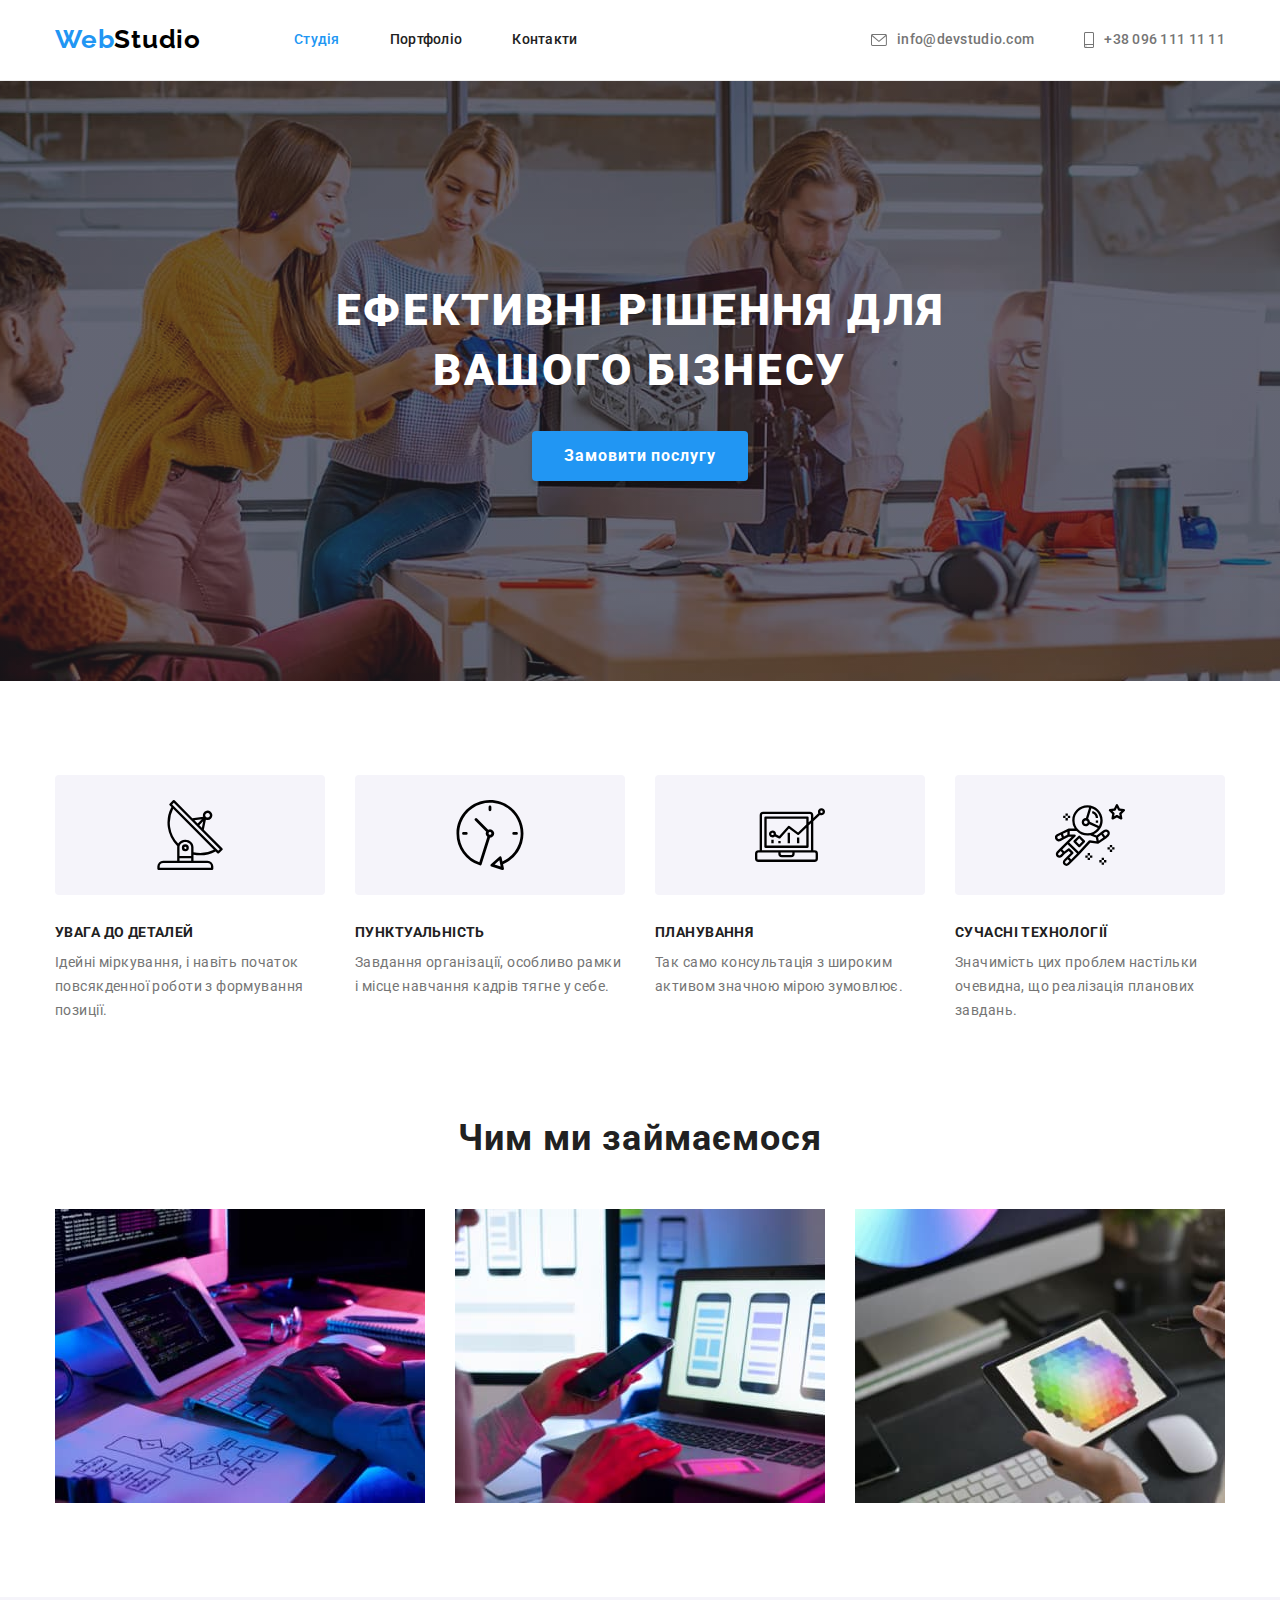
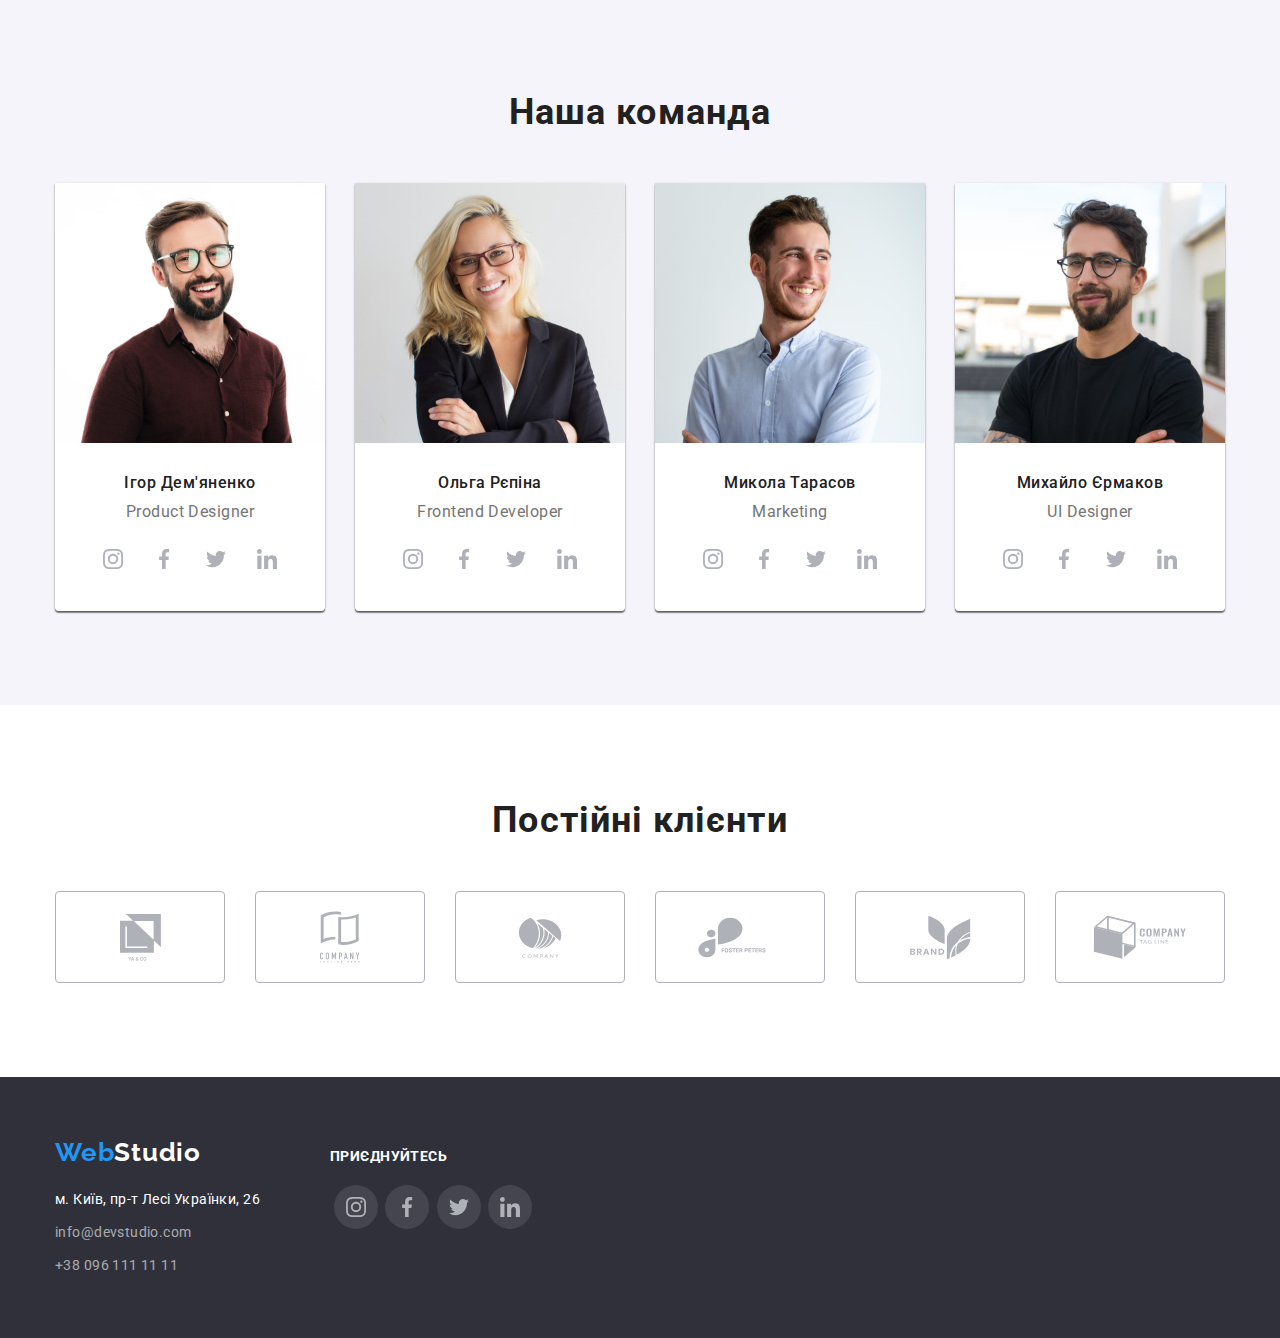
<file: index.html>
<!DOCTYPE html>
<html lang="uk">
<head>
    <meta charset="UTF-8">
    <meta http-equiv="X-UA-Compatible" content="IE=edge">
    <meta name="viewport" content="width=device-width, initial-scale=1.0">
    <title>WebStudio</title>
    <link
        href="https://cdnjs.cloudflare.com/ajax/libs/modern-normalize/1.1.0/modern-normalize.min.css"
        rel="stylesheet"
    >
    <link 
        href="https://fonts.googleapis.com/css2?family=Raleway:wght@700&family=Roboto:wght@400;500;700;900&display=swap"
        rel="stylesheet"
    >
    <link rel="stylesheet" href="./css/styles.css">
</head>
<body class="page">
    <!-- Шапка сайту-->
    <header class="header">
        <div class="container">
            <nav class="site-nav">
                <a href="./index.html" class="logo">
                    <span class="accent">Web</span>Studio
                </a>
                <ul class="site-nav-list">
                    <li class="item"><a href="./index.html" class="link current">Студія</a></li>
                    <li class="item"><a href="./portfolio.html" class="link">Портфоліо</a></li>
                    <li class="item"><a href="" class="link">Контакти</a></li>
                </ul>
            </nav>

            <ul class="contacts-list">
                <li class="item">
                
                    <a href="mailto:info@devstudio.com"  class="contact-list email">
                        <div class="contact-container">
                            <svg class="icon" width="16" height="12">
                                <use href="./images/icons.svg#icon-envelope"></use>
                            </svg>
                        info@devstudio.com
                        </div>
                    </a> 
                </li>

                <li class="item">
                        <a href="tel:+380961111111" class="contact-list tel">
                            <div class="contact-container">
                                <svg class="icon" width="10" height="16">
                                    <use href="./images/icons.svg#icon-smartphone"></use>
                                </svg>
                                +38 096 111 11 11
                            </div>
                        </a>           
                </li>
            </ul> 
        </div>
    </header>

    <!-- Унікальна інформація -->
    <main>
            <!-- Герой -->
    <section class="hero">
        <h1 class="hero-title">Ефективні рішення для вашого бізнесу</h1>
        <button type="button" class="primary-button">Замовити послугу</button>
    </section>

    <!-- Переваги -->
    <section class="benefits section">
        <div class="container">
            <h2 class="benefit-head">Наші переваги</h2>
            <ul class="benefits-list">
                <li class="item">
                    <div class="icon-div">
                        <svg class="icon" width="70" height="70">
                        <use href="./images/icons.svg#icon-antenna"></use>
                        </svg>
                    </div>                   

                    <h3 class="benefit-title">УВАГА ДО ДЕТАЛЕЙ</h3>
                    <p class="benefit-description">
                    Ідейні міркування, і навіть 
                    початок повсякденної роботи
                    з формування позиції.
                    </p>
                </li>
                <li class="item">
                    <div class="icon-div">
                        <svg class="icon" width="70" height="70">
                        <use href="./images/icons.svg#icon-clock"></use>
                        </svg>
                    </div>
                    
                    <h3 class="benefit-title">ПУНКТУАЛЬНІСТЬ</h3>
                    <p class="benefit-description">
                    Завдання організації, особливо рамки
                    і місце навчання кадрів тягне у себе.
                    </p>
                </li>
                <li class="item">
                    <div class="icon-div">
                        <svg class="icon" width="70" height="70">
                        <use href="./images/icons.svg#icon-diagram"></use>
                        </svg>
                    </div>

                    <h3 class="benefit-title">ПЛАНУВАННЯ</h3>
                    <p class="benefit-description">
                    Так само консультація з широким
                    активом значною мірою зумовлює.
                    </p>
                </li>
                <li class="item">
                    <div class="icon-div">
                        <svg class="icon" width="70" height="70">
                        <use href="./images/icons.svg#icon-astronaut"></use>
                        </svg>
                    </div>
                    

                    <h3 class="benefit-title">СУЧАСНІ ТЕХНОЛОГІЇ</h3>
                    <p class="benefit-description">
                    Значимість цих проблем настільки очевидна,
                    що реалізація планових завдань.
                    </p>
                </li>
            </ul>
        </div>
    </section>

    <!-- Чим ми займаємося -->
    <section class="tasks section">
        <div class="container">
            <h2 class="tasks-head">Чим ми займаємося</h2>
            <ul class="tasks-list">
                <li><img src="./images/trade-1.jpg" alt="Комп'ютер, за яким пишеться програма" width="370" height="294"></li>
                <li><img src="./images/trade-2.jpg" alt="На лептопі обирається макет інтерфейсу для смартфону" width="370" height="294"></li>
                <li><img src="./images/trade-3.jpg" alt="На планшеті обирається колір з палітри" width="370" height="294"></li>
            </ul>
        </div>
    </section>
    
    <!-- Наша команда -->
    <section class="team section">
        <div class="container">
                <h2 class="team-head">Наша команда</h2>
            <ul class="employee-list">
                <li class="employee-card">
                    <article class="employee-card">
                        <div class="employee-card-thumb">
                            <img src="./images/card-1.jpg" alt="Ігор Дем'яненко, Product Designer" width="270" height="260">
                        </div>
            
                        <div class="employee-card-content">
                            <h3 class="employee-name">Ігор Дем'яненко</h3>
                            <p class="position">Product Designer</p>
                            <ul class="social-networks">
                                <li class="item">
                                    <a class="link" href="">
                                        <svg class="icon" width="20" height="20">
                                            <use href="./images/icons.svg#icon-instagram"></use>
                                        </svg>
                                    </a>    
                                </li>
                                <li class="item">
                                    <a class="link" href="">
                                        <svg class="icon" width="20" height="20">
                                            <use href="./images/icons.svg#icon-facebook"></use>
                                        </svg>
                                    </a>   
                                </li>
                                <li class="item">
                                    <a class="link" href="">
                                        <svg class="icon" width="20" height="20">
                                            <use href="./images/icons.svg#icon-twitter"></use>
                                        </svg>
                                    </a>
                                </li>
                                <li class="item">
                                    <a class="link" href="">
                                        <svg class="icon" width="20" height="20">
                                            <use href="./images/icons.svg#icon-linkedin"></use>
                                        </svg>
                                    </a>
                                </li>
                            </ul>
                        </div>
                        

                    </article>
                </li>

                <li class="employee-card">
                    <article class="employee-card">
                        <div class="employee-card-thumb">
                            <img src="./images/card-2.jpg" alt="Ольга Рєпіна, Frontend Developer" width="270" height="260">
                        </div>
            
                        <div class="employee-card-content">
                            <h3 class="employee-name">Ольга Рєпіна</h3>
                            <p class="position">Frontend Developer</p>
                            <ul class="social-networks">
                                <li class="item">
                                    <a class="link" href="">
                                        <svg class="icon" width="20" height="20">
                                            <use href="./images/icons.svg#icon-instagram"></use>
                                        </svg>
                                    </a>    
                                </li>
                                <li class="item">
                                    <a class="link" href="">
                                        <svg class="icon" width="20" height="20">
                                            <use href="./images/icons.svg#icon-facebook"></use>
                                        </svg>
                                    </a>   
                                </li>
                                <li class="item">
                                    <a class="link" href="">
                                        <svg class="icon" width="20" height="20">
                                            <use href="./images/icons.svg#icon-twitter"></use>
                                        </svg>
                                    </a>
                                </li>
                                <li class="item">
                                    <a class="link" href="">
                                        <svg class="icon" width="20" height="20">
                                            <use href="./images/icons.svg#icon-linkedin"></use>
                                        </svg>
                                    </a>
                                </li>
                            </ul>
                        </div>
                        
                    </article>
                </li>

                <li class="employee-card">
                    <article class="employee-card">
                        <div class="employee-card-thumb">
                            <img src="./images/card-3.jpg" alt="Микола Тарасов, Marketing" width="270" height="260">
                        </div>
            
                        <div class="employee-card-content">
                            <h3 class="employee-name">Микола Тарасов</h3>
                            <p class="position">Marketing</p>
                            <ul class="social-networks">
                                <li class="item">
                                    <a class="link" href="">
                                        <svg class="icon" width="20" height="20">
                                            <use href="./images/icons.svg#icon-instagram"></use>
                                        </svg>
                                    </a>    
                                </li>
                                <li class="item">
                                    <a class="link" href="">
                                        <svg class="icon" width="20" height="20">
                                            <use href="./images/icons.svg#icon-facebook"></use>
                                        </svg>
                                    </a>   
                                </li>
                                <li class="item">
                                    <a class="link" href="">
                                        <svg class="icon" width="20" height="20">
                                            <use href="./images/icons.svg#icon-twitter"></use>
                                        </svg>
                                    </a>
                                </li>
                                <li class="item">
                                    <a class="link" href="">
                                        <svg class="icon" width="20" height="20">
                                            <use href="./images/icons.svg#icon-linkedin"></use>
                                        </svg>
                                    </a>
                                </li>
                            </ul>
                        </div>
                        
                    </article>
                </li>

                <li class="employee-card">
                    <article class="employee-card">
                        <div class="employee-card-thumb">
                            <img src="./images/card-4.jpg" alt="Михайло Єрмаков, UI Designer" width="270" height="260">
                        </div>
            
                        <div class="employee-card-content">
                            <h3 class="employee-name">Михайло Єрмаков</h3>
                            <p class="position">UI Designer</p>
                                                        <ul class="social-networks">
                                <li class="item">
                                    <a class="link" href="">
                                        <svg class="icon" width="20" height="20">
                                            <use href="./images/icons.svg#icon-instagram"></use>
                                        </svg>
                                    </a>    
                                </li>
                                <li class="item">
                                    <a class="link" href="">
                                        <svg class="icon" width="20" height="20">
                                            <use href="./images/icons.svg#icon-facebook"></use>
                                        </svg>
                                    </a>   
                                </li>
                                <li class="item">
                                    <a class="link" href="">
                                        <svg class="icon" width="20" height="20">
                                            <use href="./images/icons.svg#icon-twitter"></use>
                                        </svg>
                                    </a>
                                </li>
                                <li class="item">
                                    <a class="link" href="">
                                        <svg class="icon" width="20" height="20">
                                            <use href="./images/icons.svg#icon-linkedin"></use>
                                        </svg>
                                    </a>
                                </li>
                            </ul>
                        </div>
                        
                    </article>
                </li>
            </ul>
        </div>
    </section>

    <!-- Постійні клієнти -->
    <section class="clients section">
        <div class="container">
            <h2 class="clients-head">Постійні клієнти</h2>
            <ul class="clients-list">
                <li class="item">
                    <a href="" class="link">
                        <svg class="icon" width="41" height="47">
                        <use href="./images/icons.svg#icon-client-1"></use>
                        </svg>
                    </a>
                </li>
                <li class="item">
                    <a href="" class="link">
                        <svg class="icon" width="40" height="52">
                        <use href="./images/icons.svg#icon-client-2"></use>
                        </svg>
                    </a>   
                </li>
                <li class="item">
                    <a href="" class="link">
                        <svg class="icon" width="44" height="41">
                        <use href="./images/icons.svg#icon-client-3"></use>
                        </svg>
                    </a>
                    
                </li>
                <li class="item">
                    <a href="" class="link">
                        <svg class="icon" width="84" height="41">
                        <use href="./images/icons.svg#icon-client-4"></use>
                        </svg>
                    </a>
                </li>
                <li class="item">
                    <a href="" class="link">
                        <svg class="icon" width="63" height="45">
                        <use href="./images/icons.svg#icon-client-5"></use> 
                        </svg>
                    </a>
                </li>
                <li class="item">
                    <a href="" class="link">
                        <svg class="icon" width="94" height="44">
                        <use href="./images/icons.svg#icon-client-6"></use>
                        </svg>
                    </a>
                </li>
            </ul>
        </div>
        
    </section>
    </main>

    <!-- Футер -->
    <footer class="footer">
        
        <div class="container">

            <div class="address">
                <a href="./index.html" class="logo-footer">
                    <span class="accent">Web</span>Studio
                </a>
                <address>
                    <p class="location">м. Київ, пр-т Лесі Українки, 26</p>
                    <ul class="contacts-footer-list">
                        <li class="contact-item">
                            <a href="mailto:info@devstudio.com" class="footer-contact">info@devstudio.com</a>
                        </li>
                        <li class="contact-item">
                            <a href="tel:+380961111111" class="footer-contact">+38 096 111 11 11</a>
                        </li>
                    </ul>
                </address>
            </div>
            
            <div class="social">
                <h2 class="social-head">приєднуйтесь</h2>
            <ul class="social-networks">
                <li class="item">
                    <a class="link" href="">
                         <svg class="icon" width="20" height="20">
                            <use href="./images/icons.svg#icon-instagram"></use>
                        </svg>
                    </a>    
                </li>
                <li class="item">
                    <a class="link" href="">
                        <svg class="icon" width="20" height="20">
                            <use href="./images/icons.svg#icon-facebook"></use>
                        </svg>
                    </a>   
                </li>
                <li class="item">
                    <a class="link" href="">
                        <svg class="icon" width="20" height="20">
                            <use href="./images/icons.svg#icon-twitter"></use>
                        </svg>
                    </a>
                </li>
                <li class="item">
                    <a class="link" href="">
                        <svg class="icon" width="20" height="20">
                            <use href="./images/icons.svg#icon-linkedin"></use>
                        </svg>
                        </a>
                </li>
            </ul>
            </div>
            
        </div> 

    </footer>
</body>
</html>
</file>
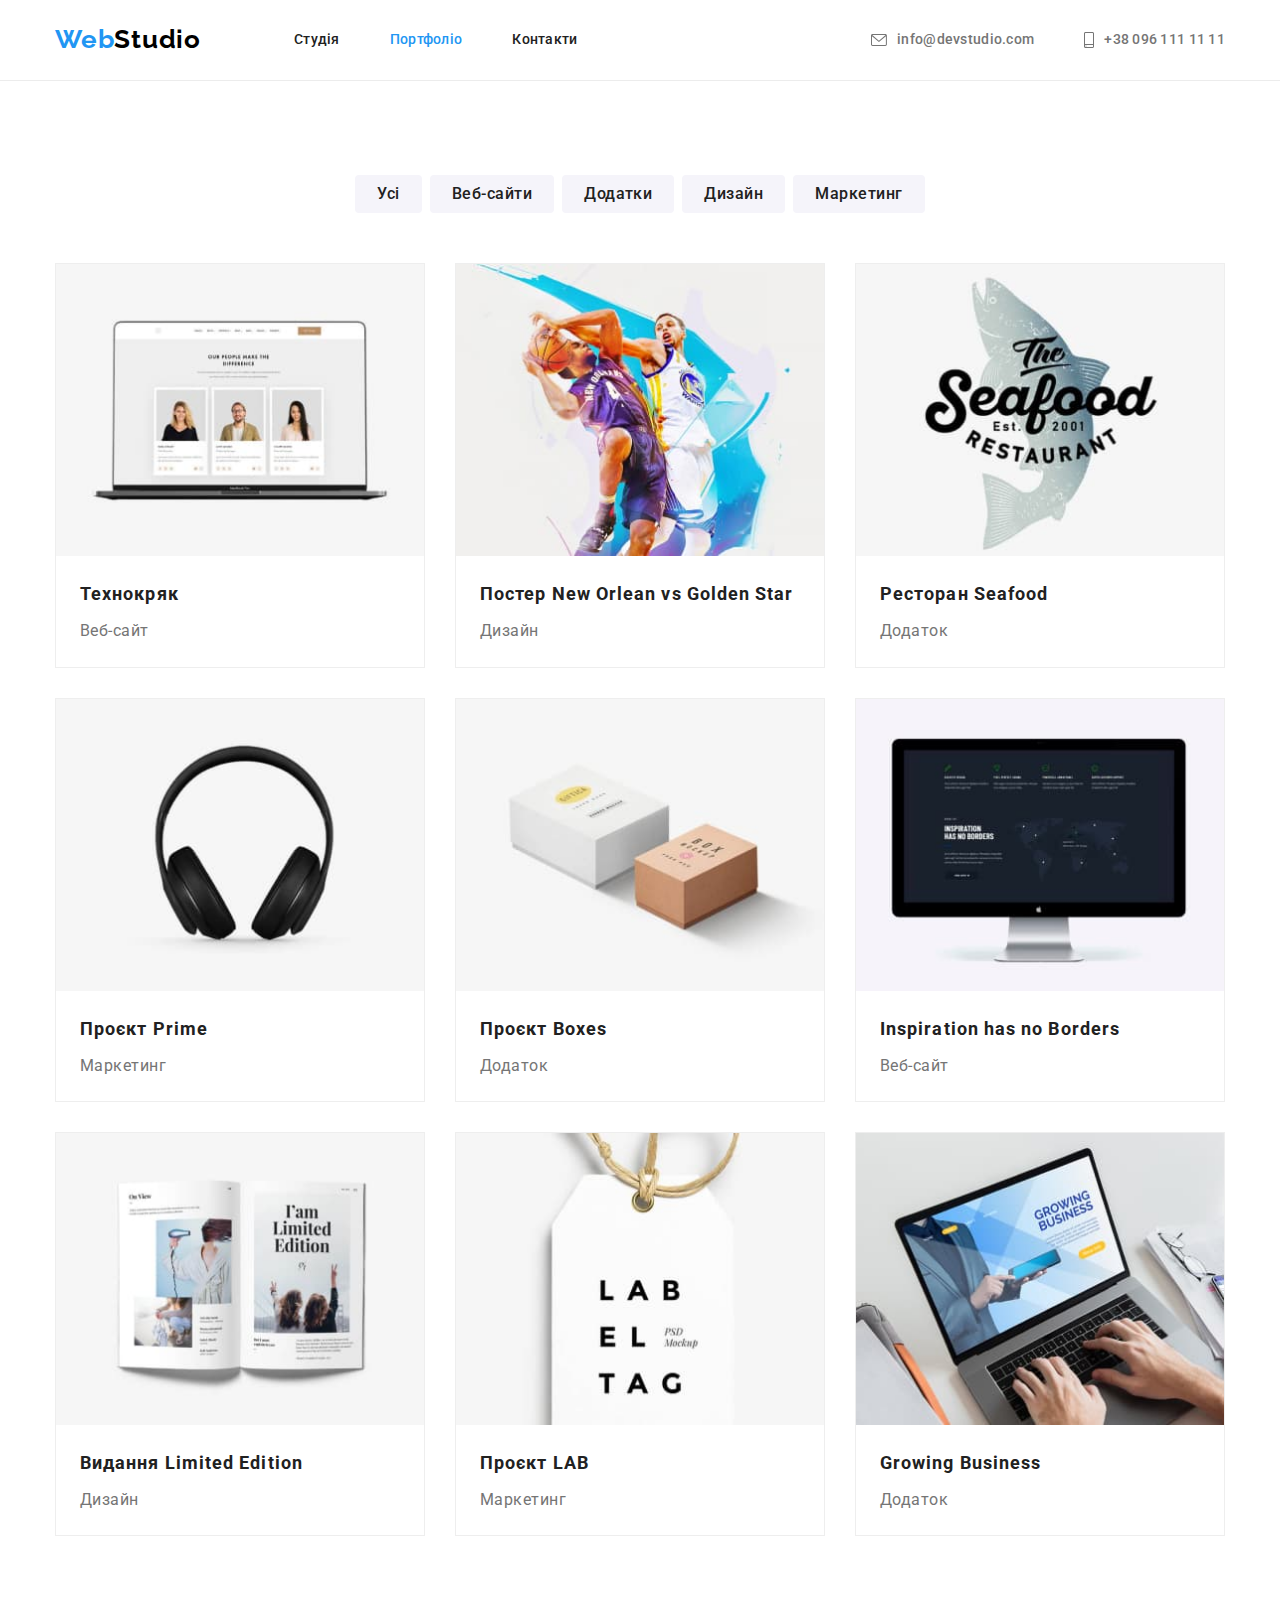
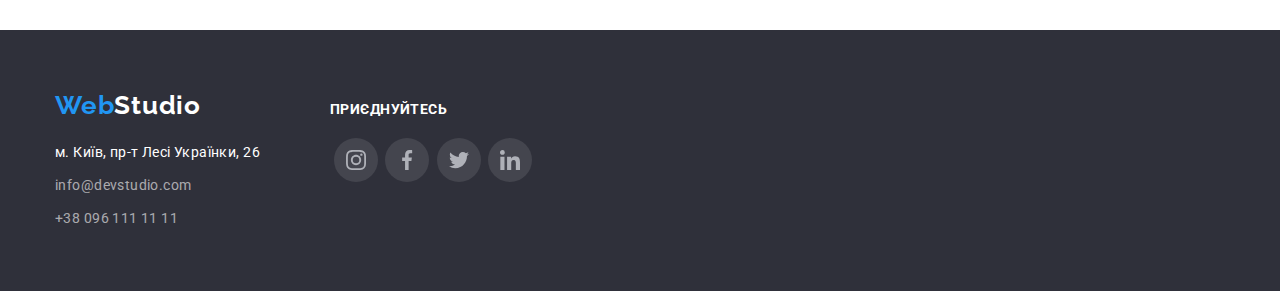
<file: portfolio.html>
<!DOCTYPE html>
<html lang="uk">
<head>
    <meta charset="UTF-8">
    <meta http-equiv="X-UA-Compatible" content="IE=edge">
    <meta name="viewport" content="width=device-width, initial-scale=1.0">
    <title>WebStudio: Portfolio</title>
    <link
    href="https://cdnjs.cloudflare.com/ajax/libs/modern-normalize/1.1.0/modern-normalize.min.css"
    rel="stylesheet"
    >
    <link 
        href="https://fonts.googleapis.com/css2?family=Raleway:wght@700&family=Roboto:wght@400;500;700;900&display=swap"
        rel="stylesheet"
    >
    <link rel="stylesheet" href="./css/styles.css">
</head>
<body class="page">
    <!-- Шапка сайту-->
    <header class="header">
        <div class="container">
            <nav class="site-nav">
                <a href="./index.html" class="logo">
                    <span class="accent">Web</span>Studio
                </a>
                <ul class="site-nav-list">
                    <li class="item"><a href="./index.html" class="link">Студія</a></li>
                    <li class="item"><a href="./portfolio.html" class="link current">Портфоліо</a></li>
                    <li class="item"><a href="" class="link">Контакти</a></li>
                </ul>
            </nav>

            <ul class="contacts-list">
                <li class="item">
                
                    <a href="mailto:info@devstudio.com"  class="contact-list email">
                        <div class="contact-container">
                            <svg class="icon" width="16" height="12">
                                <use href="./images/icons.svg#icon-envelope"></use>
                            </svg>
                        info@devstudio.com
                        </div>
                    </a> 
                </li>

                <li class="item">
                        <a href="tel:+380961111111" class="contact-list tel">
                            <div class="contact-container">
                                <svg class="icon" width="10" height="16">
                                    <use href="./images/icons.svg#icon-smartphone"></use>
                                </svg>
                                +38 096 111 11 11
                            </div>
                        </a>           
                </li>
            </ul> 
        </div>
    </header>

    <!-- Унікальна інформація -->
    <main class="page">
        <section class="portfolio section">
            <div class="container">
                <h1 class="portfolio-head">Портфоліо</h1>

            <!-- filter -->
            <ul class="filter-list">
                <li class="item"><button type="button" class="secondary-button">Усі</button></li>
                <li class="item"><button type="button" class="secondary-button">Веб-сайти</button></li>
                <li class="item"><button type="button" class="secondary-button">Додатки</button></li>
                <li class="item"><button type="button" class="secondary-button">Дизайн</button></li>
                <li class="item"><button type="button" class="secondary-button">Маркетинг</button></li>
            </ul>

            <!-- portfolio -->
            <ul class="portfolio-list">
                <li class="portfolio-item">
                    <article class="project-card">
                        <div class="project-card-thumb">
                            <img src="./images/img-1.jpg" alt="Лептоп, у якому відчинене вікно з трьома анкетами"  width="370" class="item-img">
                        </div>
            
                        <div class="project-card-content">
                            <h2 class="project-name">Технокряк</h2>
                            <p class="project-description">Веб-сайт</p>
                        </div>
                    </article>                  
                </li>
                <li class="portfolio-item">
                    <article class="project-card">
                        <div class="project-card-thumb">
                            <img src="./images/img-2.jpg" alt="Два баскетболисти борються за м'яч" width="370" class="item-img">
                        </div>
            
                        <div class="project-card-content">
                            <h2 class="project-name">Постер New Orlean vs Golden Star</h2>
                            <p class="project-description">Дизайн</p>
                        </div>
                    </article>    
                </li>
                <li class="portfolio-item">
                    <article class="project-card">
                        <div class="project-card-thumb">
                            <img src="./images/img-3.jpg" alt="Логотип The Seafood Restaurant" width="370" class="item-img">
                        </div>
            
                        <div class="project-card-content">
                            <h2 class="project-name">Ресторан Seafood</h2>
                            <p class="project-description">Додаток</p>
                        </div>
                    </article>                     
                </li>
                <li class="portfolio-item">
                    <article class="project-card">
                        <div class="project-card-thumb">
                            <img src="./images/img-4.jpg" alt="Навушники чорного кольору на білому фоні" width="370" class="item-img">
                        </div>
            
                        <div class="project-card-content">
                            <h2 class="project-name">Проєкт Prime</h2>
                            <p class="project-description">Маркетинг</p>
                        </div>
                    </article>                   
                </li>
                <li class="portfolio-item">
                    <article class="project-card">
                        <div class="project-card-thumb">
                            <img src="./images/img-5.jpg" alt="Біла коробка та менша брунатна коробка на білому фоні " width="370" class="item-img">
                        </div>
            
                        <div class="project-card-content">
                            <h2 class="project-name">Проєкт Boxes</h2>
                            <p class="project-description">Додаток</p>
                        </div>
                    </article>
                </li>
                <li class="portfolio-item">
                    <article class="project-card">
                        <div class="project-card-thumb">
                            <img src="./images/img-6.jpg" alt="Екран комп'ютера із відкритим сайтом" width="370" class="item-img">
                        </div>
            
                        <div class="project-card-content">
                            <h2 class="project-name">Inspiration has no Borders</h2>
                            <p class="project-description">Веб-сайт</p>
                        </div>
                    </article>                   
                </li>
                <li class="portfolio-item">
                    <article class="project-card">
                        <div class="project-card-thumb">
                            <img src="./images/img-7.jpg" alt="Розгорнута книга із фотографіями" width="370" class="item-img">
                        </div>
            
                        <div class="project-card-content">
                            <h2 class="project-name">Видання Limited Edition</h2>
                            <p class="project-description">Дизайн</p>
                        </div>
                    </article>
                </li>
                <li class="portfolio-item">
                    <article class="project-card">
                        <div class="project-card-thumb">
                            <img src="./images/img-8.jpg" alt="Білий жетон LAB EL TAG" width="370" class="item-img">
                        </div>
            
                        <div class="project-card-content">
                            <h2 class="project-name">Проєкт LAB</h2>
                            <p class="project-description">Маркетинг</p>
                        </div>
                    </article>
                </li>
                <li class="portfolio-item">
                    <article class="project-card">
                        <div class="project-card-thumb">
                            <img src="./images/img-9.jpg" alt="На лептопі відчинено вікно Growing Business" width="370" class="item-img">
                        </div>
            
                        <div class="project-card-content">
                            <h2 class="project-name">Growing Business</h2>
                            <p class="project-description">Додаток</p>
                        </div>
                    </article>                  
                </li>
            </ul>
            </div>
        </section>
    </main>

     <!-- Футер -->
    <footer class="footer">
        
        <div class="container">

            <div class="address">
                <a href="./index.html" class="logo-footer">
                    <span class="accent">Web</span>Studio
                </a>
                <address>
                    <p class="location">м. Київ, пр-т Лесі Українки, 26</p>
                    <ul class="contacts-footer-list">
                        <li class="contact-item">
                            <a href="mailto:info@devstudio.com" class="footer-contact">info@devstudio.com</a>
                        </li>
                        <li class="contact-item">
                            <a href="tel:+380961111111" class="footer-contact">+38 096 111 11 11</a>
                        </li>
                    </ul>
                </address>
            </div>
            
            <div class="social">
                <h2 class="social-head">приєднуйтесь</h2>
            <ul class="social-networks">
                <li class="item">
                    <a class="link" href="">
                         <svg class="icon" width="20" height="20">
                            <use href="./images/icons.svg#icon-instagram"></use>
                        </svg>
                    </a>    
                </li>
                <li class="item">
                    <a class="link" href="">
                        <svg class="icon" width="20" height="20">
                            <use href="./images/icons.svg#icon-facebook"></use>
                        </svg>
                    </a>   
                </li>
                <li class="item">
                    <a class="link" href="">
                        <svg class="icon" width="20" height="20">
                            <use href="./images/icons.svg#icon-twitter"></use>
                        </svg>
                    </a>
                </li>
                <li class="item">
                    <a class="link" href="">
                        <svg class="icon" width="20" height="20">
                            <use href="./images/icons.svg#icon-linkedin"></use>
                        </svg>
                        </a>
                </li>
            </ul>
            </div>
            
        </div> 

    </footer>
</body>
</html>
</file>
<file: css/styles.css>
:root {
    --background-primary-color: #F5F5F5;
    --background-secondary-color: #F5F4FA;
    --primary-text-color: #757575;
    --headlines: #212121;
    --accent-color: #2196F3;
    --footer-background-color: #2F303A;
    --header-background-color: #FFFFFF;
    --logo-black-color: #000000;
    --portfolio-border:#EEEEEE;
    --header-border: #ECECEC;
    --bg-hero-color: #C4C4C4;
    --icon-color: #AFB1B8;
    --card-set-gap: 30px;
}

.page {
    /* background-color: var(--background-primary-color); */
    background-color: var(--header-background-color);
    color: var(--primary-text-color);
    font-family: 'Roboto', sans-serif;
}

h1,
h2,
h3,
ul,
p {
    margin: 0;
    padding-left: 0;
    padding-right: 0;
}

img {
    display: block;
    max-width: 100%;
}

/* SECTION */

.section {
    padding-top: 94px;
    padding-bottom: 94px;
}

/* CONTAINER */

.container {
    width: 1200px;
    padding-left: 15px;
    padding-right: 15px;
    margin-right: auto;
    margin-left: auto;
}

.header > .container,
.team > .container
.footer > .container {
    margin-bottom: 0px;
}

.header > .container,
.footer > .container {
    display: flex;
    /* align-items: center; */
}

/* Header */

.header {
    background-color: var(--header-background-color);
    border-bottom: 1px solid var(--header-border);
}

.header .logo {
    padding-top: 24px;
    padding-bottom: 25px;

    font-family: 'Raleway', sans-serif;
    font-weight: 700;
    font-size: 26px;
    line-height: 1.19;
    letter-spacing: 0.03em;
    color: var(--logo-black-color);
    text-decoration: none;
}

.accent {
    color: var(--accent-color);
}


/* Site navigation list */

.site-nav-list {
    display: flex;
    margin-left: 93px;

    list-style-type: none;
}

.site-nav {
    display: flex;
}

.site-nav-list .item + .item {
    margin-left: 50px;
}

.site-nav-list .link {
    display: block;
    padding-top: 32px;
    padding-bottom: 32px;

    font-weight: 500;
    font-size: 14px;
    line-height: 1.14;
    letter-spacing: 0.02em;
    color: var(--headlines);
    text-decoration: none;
}

.link:hover,
.link:focus,
.link:active,
.site-nav-list .current {
    color: var(--accent-color);
}

/* Contact list */

.contacts-list {
    display: flex;
    margin-left: auto;
        
    list-style-type: none; 
}

.contacts-list > .item {
    display: flex;
    align-items: center;
}

.contacts-list .item + .item{
    margin-left: 50px;
}

.contacts-list .icon {
    margin-right: 10px;
    fill: currentColor;
}

.email,
.tel {
    display: block;
    padding-top: 32px;
    padding-bottom: 32px;

    font-weight: 500;
    font-size: 14px;
    line-height: 1.14;
    letter-spacing: 0.02em;
    color: var(--primary-text-color);
    text-decoration: none;
}

.email:hover,
.email:focus,
.tel:hover,
.tel:focus {
    color: var(--accent-color);
}

.contact-container {
    display: flex;
    align-items: center;
  }

/* Герой */

.hero {
    height: 600px;
    max-width: 1600px;
    text-align: center;
    padding-top: 200px;
    padding-bottom: 200px;
    margin-left: auto;
    margin-right: auto;

    background-image: linear-gradient(to right, rgba(47, 48, 58, 0.4), rgba(47, 48, 58, 0.4)), url('../images/hero-img.jpg');

    background-color: var(--bg-hero-color);
    background-position: center;
    background-repeat: no-repeat;
    background-size: cover;
}

.hero-title {
    margin-bottom: 30px;
    margin-left: auto;
    margin-right: auto;
    width: 696px;

    font-weight: 900;
    font-size: 44px;
    line-height: 1.36;
    text-align: center;
    letter-spacing: 0.06em;
    text-transform: uppercase;
    color: var(--header-background-color);
}

.primary-button {
    border-radius: 4px;
    padding: 10px 32px;
    min-width: 216px;

    background-color: var(--accent-color);
    box-shadow: 0px 4px 4px rgba(0, 0, 0, 0.15);
    font-family: 'Roboto', sans-serif;
    font-weight: 700;
    font-size: 16px;
    line-height: 1.88;
    text-align: center;
    letter-spacing: 0.06em;
    color: var(--header-background-color);
    border: transparent;
    cursor: pointer;
}

/* Переваги */

.benefits {
    padding-bottom: 0px;
}

.benefit-head {
    color: transparent;
    height: 0;
}

.benefits-list {
    display: flex;
    justify-content: space-between;

    list-style-type: none;
}

.benefits-list .icon-div {
    display: flex;
    width: 270px;
    height: 120px;
    margin-bottom: 30px;
    justify-content: center;
    align-items: center;
  
    border-radius: 4px;
    background-color: var(--background-secondary-color);
}

.benefit-title {
    width: 270px;
    margin-bottom: 10px;
    margin-top: 0;
    font-weight: 700;
    font-size: 14px;
    line-height: 1.14;
    letter-spacing: 0.03em;
    text-transform: uppercase;
    color: var(--headlines);
}

.benefit-description {
    width: 270px;
    font-size: 14px;
    line-height: 1.71;
    letter-spacing: 0.03em;
}

/* Чим ми займаємося */

.tasks-head {
    margin-bottom: 50px;

    font-weight: 700;
    font-size: 36px;
    line-height: 1.17;
    text-align: center;
    letter-spacing: 0.03em;
    color: var(--headlines);
}

.tasks-list {
    display: flex;
    justify-content: space-between;

    list-style-type: none;
}

/* Наша команда */

.team {
    background-color: var(--background-secondary-color);
}

.team-head {
    margin-bottom: 50px;

    font-weight: 700;
    font-size: 36px;
    line-height: 1.17;
    text-align: center;
    letter-spacing: 0.03em;
    color: var(--headlines);
}

.employee-list {
    display: flex;
    justify-content: space-between;

    list-style-type: none;
}

.employee-card {
    width: 270px;
    min-height: 368px;
    border-radius: 0px 0px 4px 4px;

    background-color: var(--header-background-color);
    box-shadow: 0px 1px 3px rgba(0, 0, 0, 0.12), 0px 1px 1px rgba(0, 0, 0, 0.14), 0px 2px 1px rgba(0, 0, 0, 0.2);
    text-align: center;
}

.employee-card-content {
    padding-top: 30px;
    padding-bottom: 30px;
}

.employee-name {
    margin-bottom: 10px;

    font-weight: 500;
    font-size: 16px;
    line-height: 1.19;
    letter-spacing: 0.03em;
    color: var(--headlines);
}

.position {
    margin-bottom: 16px;

    font-size: 16px;
    line-height: 1.19;
    letter-spacing: 0.03em;
}

/* Соціальні мережі команди */

.social-networks {
    display: flex;
    justify-content: space-around;
    width: 206px;
    height: 44px;
    margin-left: auto;
    margin-right: auto;


    list-style: none;
}

.social-networks .link {
    display: flex;
    width: 44px;
    height: 44px;
    justify-content: center;
    align-items: center;

    color: var(--icon-color);
    border-radius: 50%;
}

.social-networks .icon {
    fill: currentColor;
}

.social-networks .link:hover,
.social-networks .link:focus {
    background-color: var(--accent-color);
    color: var(--header-background-color);
}

/* Постійні клієнти */

.clients-head {
    margin-bottom: 50px;

    font-weight: 700;
    font-size: 36px;
    line-height: 1.17;
    text-align: center;
    letter-spacing: 0.03em;
    color: var(--headlines);
}

.clients-list {
    display: flex;
    justify-content: space-between;

    list-style: none;
}

.clients-list .link {
    display: flex;
    width: 170px;
    height: 92px;
    justify-content: center;
    align-items: center;

    border: 1px solid var(--icon-color);
    border-radius: 4px;
    color: var(--icon-color);
}

.clients-list .link:hover,
.clients-list .link:focus {
    border-color: var(--accent-color);
    color: var(--accent-color);
}

.clients-list .icon {
    fill: currentColor;
}

/* Футер */

.footer {
    padding-top: 60px;
    padding-bottom: 60px;

    background-color: var(--footer-background-color);
}

.footer .container {
    align-items: baseline;
}

.footer .address {
    margin-right: 70px;
}

.logo-footer {
    display: inline-block;
    margin-bottom: 20px;


    font-family: 'Raleway', sans-serif;
    font-weight: 700;
    font-size: 26px;
    line-height: 1.19;
    letter-spacing: 0.03em;
    color: var(--header-background-color);
    text-decoration: none;    
}

.location {
    margin-bottom: 9px;

    font-style: normal;
    font-weight: 400;
    font-size: 14px;
    line-height: 1.71;
    letter-spacing: 0.03em;
    color: var(--header-background-color);
}

.contacts-footer-list {
    list-style-type: none;
}

.footer-contact {
    font-style: normal;
    font-weight: 400;
    font-size: 14px;
    line-height: 1.71;
    letter-spacing: 0.03em;
    color: rgba(255, 255, 255, 0.6);
    text-decoration: none;
}

.contact-item:not(:last-child){
    /* display: inline-block; */
    margin-bottom: 9px;
}


.footer-contact:hover,
.footer-contact:focus {
    color: var(--accent-color);
}

.social-head {
    margin-bottom: 20px;

    font-family: 'Roboto', sans-serif;
    font-style: normal;
    font-weight: 700;
    font-size: 14px;
    line-height: 1.14;
    letter-spacing: 0.03em;
    text-transform: uppercase;
    color: var(--header-background-color);
}

.footer .link {
    background-color: rgba(255, 255, 255, 0.1);
}

.social-list .link:hover,
.social-list .link:focus {
    background-color: var(--accent-color);
    color: var(--header-background-color);
}

/* Портфоліо */

.portfolio > .container {
    display: flex;
    flex-direction: column;
}

.filter-list {
    display: flex;
    justify-content: center;
    margin-bottom: 50px;

    list-style-type: none;
}

.filter-list .item + .item {
    margin-left: 8px;
}

.secondary-button {
    padding: 6px 22px;
    border-radius: 4px;

    font-family: 'Roboto', sans-serif;
    font-weight: 500;
    font-size: 16px;
    line-height: 1.63;
    text-align: center;
    letter-spacing: 0.03em;
    background-color: var(--background-secondary-color);
    border: transparent;
    color: var(--headlines);
    cursor: pointer;
}

.secondary-button:hover,
.secondary-button:focus {
    /* padding: 6px 25px; - можливо помилка*/

    background-color: var(--accent-color);
    color: var(--header-background-color);
    box-shadow: 0px 3px 1px rgba(0, 0, 0, 0.1), 0px 1px 2px rgba(0, 0, 0, 0.08), 0px 2px 2px rgba(0, 0, 0, 0.12);
}

/* Portfolio-list */

.portfolio-head {
    color: transparent;
    height: 0;
}

.portfolio-list {
    padding: 0;
    margin: 0;
    list-style: none;

    display: flex;
    flex-wrap: wrap;
    margin-left: calc(-1 * var(--card-set-gap));
    margin-top: calc(-1 * var(--card-set-gap));

    list-style-type: none;
}

.portfolio-item {
    flex-basis: calc(100% / 3 - var(--card-set-gap));
    margin-left: var(--card-set-gap);
    margin-top: var(--card-set-gap);

    background-color: var(--header-background-color);
    border: 1px solid var(--portfolio-border);
}

.portfolio-item:hover {
    box-shadow: 0px 1px 1px rgba(0, 0, 0, 0.12), 0px 4px 4px rgba(0, 0, 0, 0.06), 1px 4px 6px rgba(0, 0, 0, 0.16);
}

.project-card-content {
    padding: 20px 24px;
}

.project-name {
    font-weight: 700;
    font-size: 18px;
    line-height: 2;
    letter-spacing: 0.06em;
    color: var(--headlines);
}

.project-description {
    margin-top: 4px;

    font-size: 16px;
    line-height: 1.88;
    letter-spacing: 0.03em;
    color: var(--primary-text-color);
    }

/* background-primary-color: #F5F5F5 */
/* background-secondary-color: #F5F4FA */
/* primary-text-color: #757575 */
/* headlines: #212121 */
/* accent-color: #2196F3 */
/* footer-background-color: #2F303A */
/* header-background-color: #FFFFFF */
/* logo-black-color:#000000 */
/* portfolio-border:#EEEEEE */
</file>
